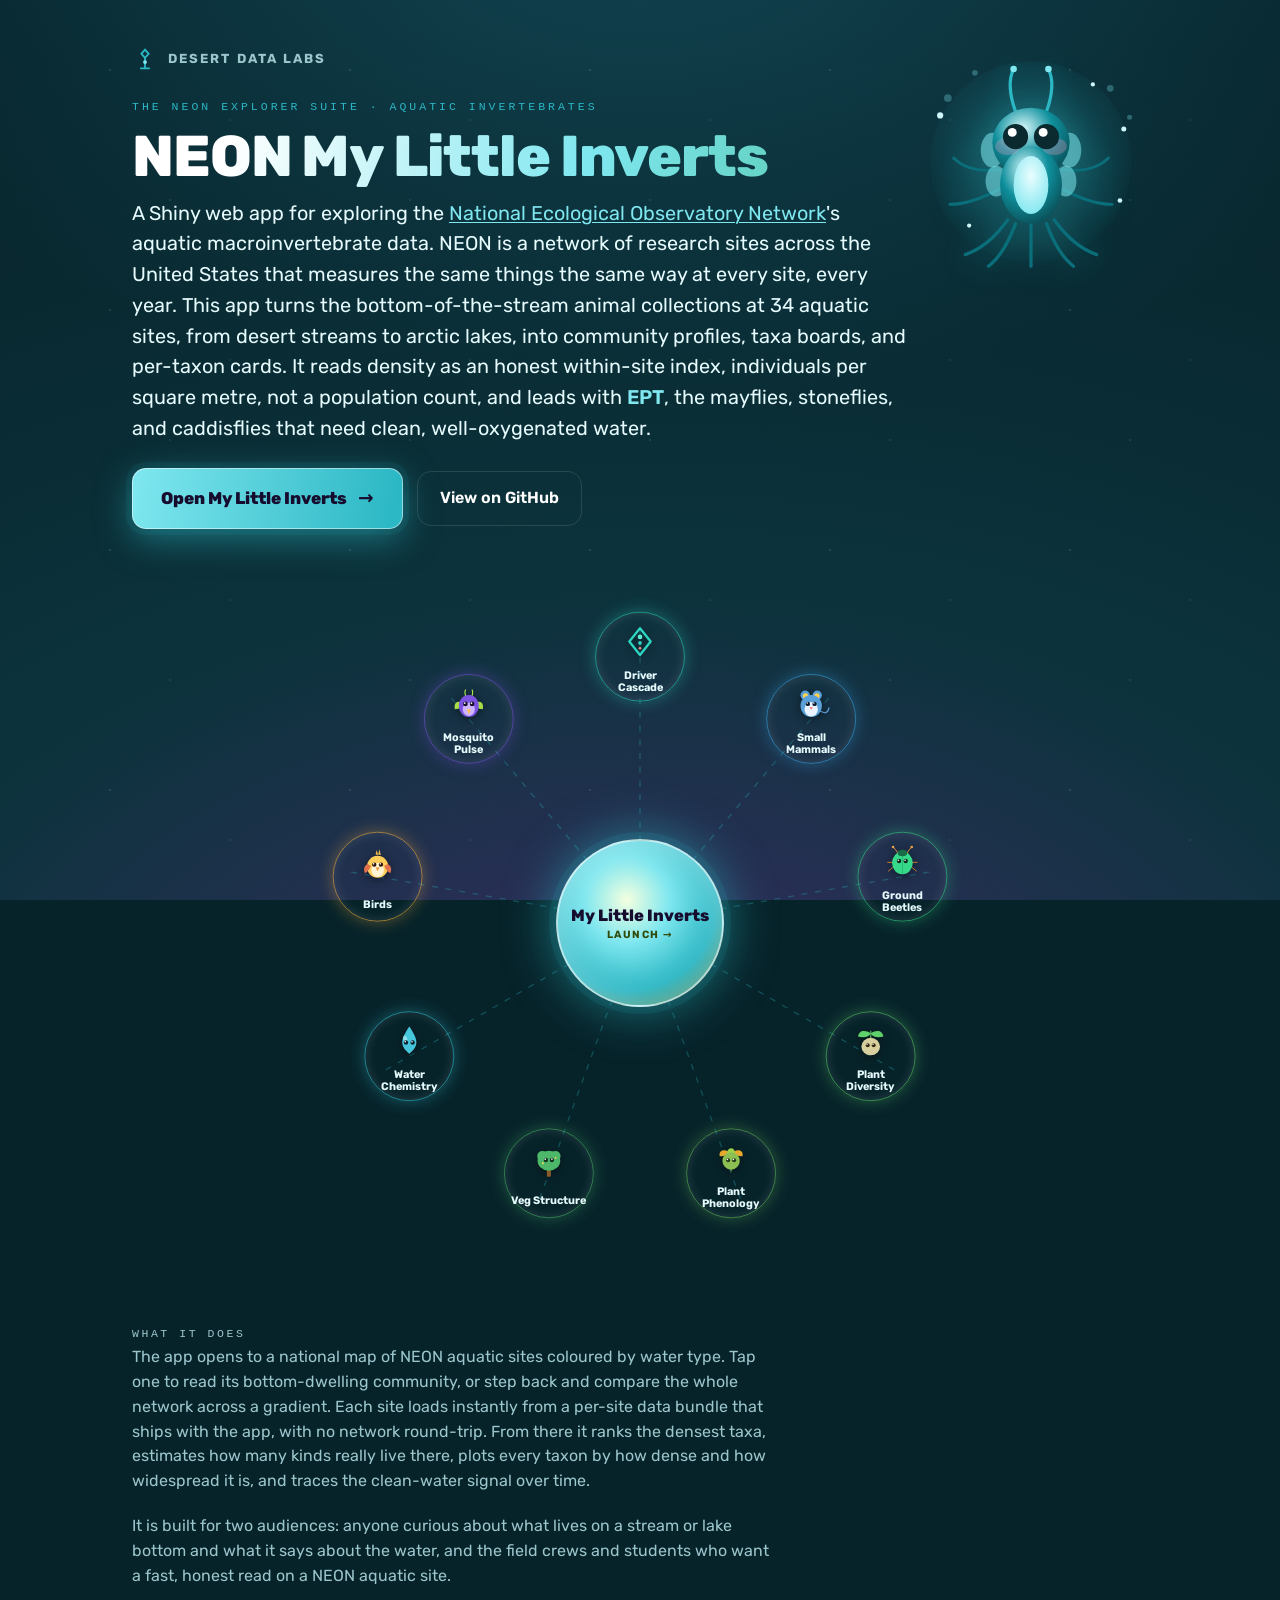
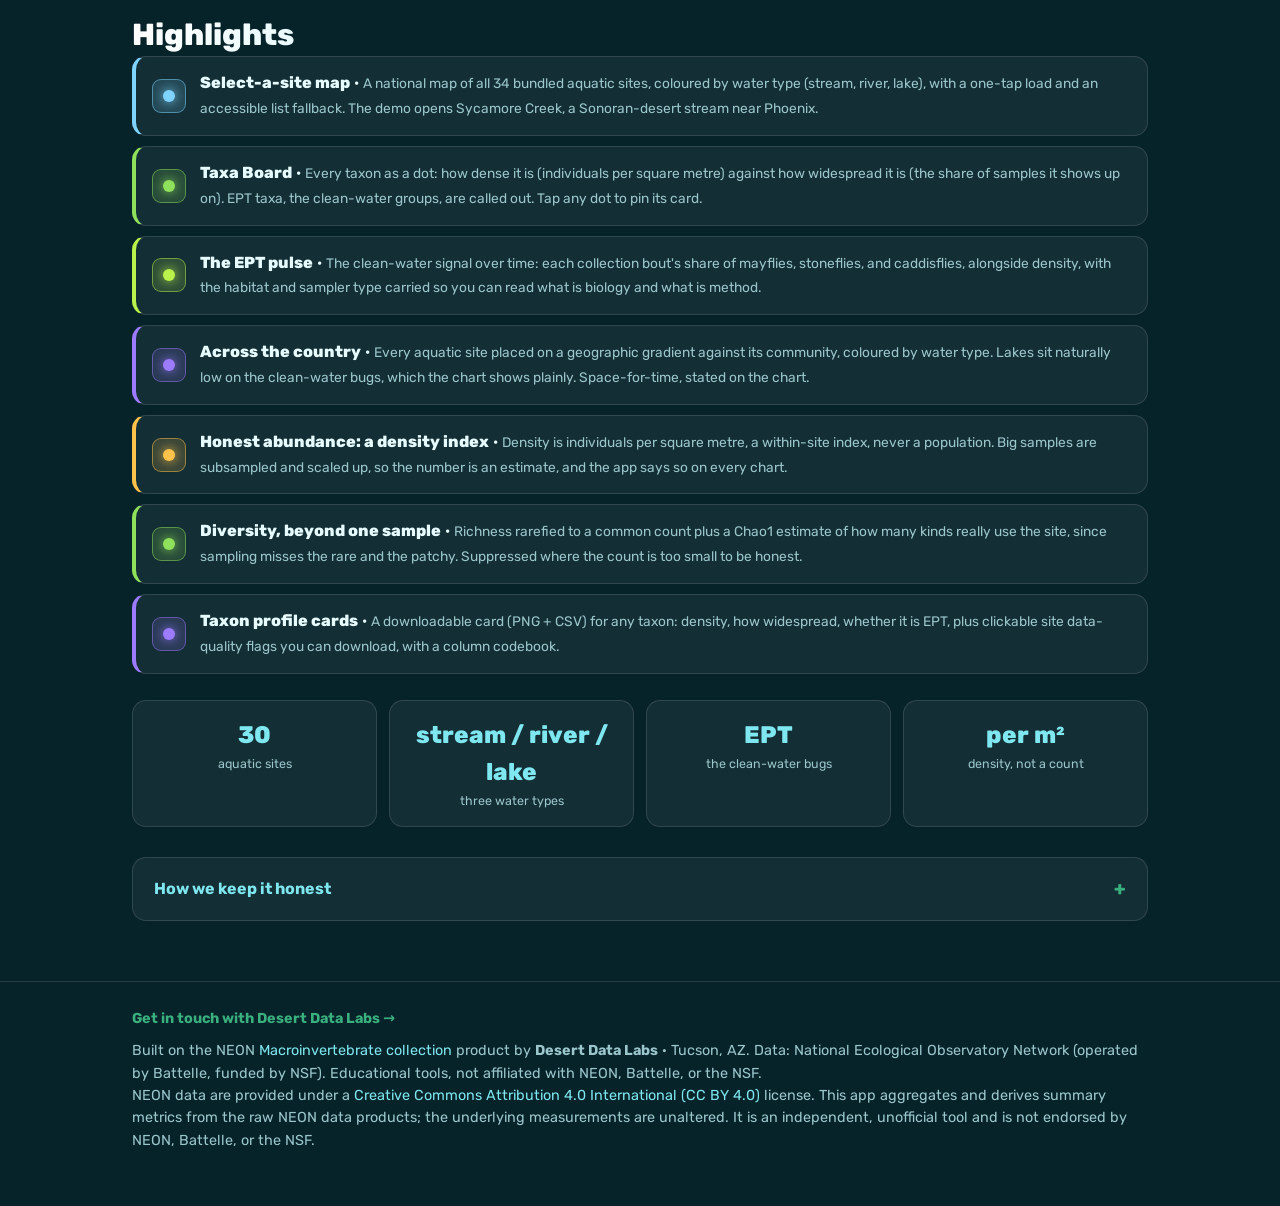
<file: docs/index.html>
<!DOCTYPE html>
<html lang="en">

<head>
  <meta charset="utf-8" />
  <meta name="viewport" content="width=device-width, initial-scale=1, viewport-fit=cover" />
  <title>NEON My Little Inverts · the Explorer Suite by Desert Data Labs</title>
  <meta name="description"
    content="Explore the little animals living on the bottom of NEON's streams, rivers, and lakes at 34 aquatic sites. See how dense the community is, how many kinds live there, and how big a share are the EPT bugs (mayflies, stoneflies, caddisflies) that need clean water." />
  <meta name="theme-color" content="#07232a" />

  <!-- Open Graph / social card. Absolute URLs = the GitHub Pages domain for this repo. -->
  <meta property="og:type" content="website" />
  <meta property="og:url" content="https://tgilbert14.github.io/NEON-My-Little-Inverts/" />
  <meta property="og:title" content="NEON My Little Inverts · Desert Data Labs" />
  <meta property="og:description"
    content="Explore the bottom-dwelling invertebrates at 34 NEON aquatic sites, from desert streams to arctic lakes, and read the clean-water signal they carry." />
  <meta property="og:image" content="https://tgilbert14.github.io/NEON-My-Little-Inverts/og-image.png" />
  <meta name="twitter:card" content="summary_large_image" />
  <meta name="twitter:title" content="NEON My Little Inverts · Desert Data Labs" />
  <meta name="twitter:description"
    content="Explore the bottom-dwelling invertebrates at 34 NEON aquatic sites, and the clean-water signal they carry." />
  <meta name="twitter:image" content="https://tgilbert14.github.io/NEON-My-Little-Inverts/og-image.png" />

  <link rel="preconnect" href="https://fonts.googleapis.com" />
  <link rel="preconnect" href="https://fonts.gstatic.com" crossorigin />
  <link href="https://fonts.googleapis.com/css2?family=Rubik:wght@400;500;600;700;800&display=swap" rel="stylesheet" />

  <!-- promote to JS layout before paint so there is no flash of the fallback list -->
  <script>document.documentElement.className += ' js';</script>

  <style>
    :root {
      /* ===== "Riffle & Teal" — the My Little Inverts accent (Vera) ===== */
      --bg-0:#07232a; --bg-1:#0c333c; --bg-2:#114451;          /* deep riffle-night teal */
      --teal:#2bb7c4; --teal-rgb:43,183,196; --bright:#7fe7ef;  /* "primary accent" = bright water-aqua */
      --coral:#39b07e; --coral-rgb:57,176,126;                  /* river-green secondary */
      --gold:#e0a13b; --gold-rgb:224,161,59;                    /* warm amber (the lake / confound note) */
      --ink:#e6fbfd; --dim:#9bc6cc; --line:rgba(255,255,255,.12); --card:rgba(255,255,255,.05);
      /* field-guide reading layer hues — the invert throughline: water -> bottom -> EPT -> diversity */
      --clim:#7fd4ff; --phen:#5fd0da; --prod:#2bb7c4; --cons:#e0a13b;
    }
    * { box-sizing: border-box }
    html,body { margin:0 }
    body {
      font-family: Rubik, system-ui, sans-serif; color: var(--ink); background: var(--bg-0);
      -webkit-font-smoothing: antialiased; line-height: 1.55; overflow-x:hidden;
    }
    h1,h2,h3 { font-family: Rubik, sans-serif; line-height: 1.12; margin:0; font-weight:800 }
    a { color: var(--bright); text-decoration:none }
    .wrap { max-width: 1060px; margin: 0 auto; padding: 0 22px; position:relative; z-index:2 }

    /* ---------- storm sky / drifting rain motes ---------- */
    .sky { position: fixed; inset:0; z-index:0; pointer-events:none; overflow:hidden;
      background:
        radial-gradient(120% 90% at 50% -8%, var(--bg-2), transparent 58%),
        radial-gradient(140% 120% at 50% 120%, #3a2c64 0%, var(--bg-1) 45%, var(--bg-0) 100%); }
    .sky::before { content:""; position:absolute; inset:-50%; opacity:.45;
      background-repeat:repeat; background-size:240px 240px;
      background-image:
        radial-gradient(1.4px 1.4px at 30px 40px, rgba(255,255,255,.5), transparent),
        radial-gradient(1.2px 1.2px at 150px 90px, rgba(127,231,239,.5), transparent),
        radial-gradient(1.5px 1.5px at 90px 170px, rgba(95,208,218,.5), transparent);
      animation: drift 140s linear infinite; }
    @keyframes drift { to { transform: translateY(240px) } }

    /* ---------- hero ---------- */
    .hero { position:relative; z-index:2; padding: 46px 0 6px }
    .brand { display:inline-flex; align-items:center; gap:10px; }
    .brand svg { width:26px; height:26px; overflow:visible }
    .brand .stroke { stroke:var(--teal); stroke-width:7; fill:none; stroke-linecap:round }
    .brand .pip { fill:var(--bright) }
    .brand b { font-weight:700; font-size:.82rem; letter-spacing:.16em; text-transform:uppercase; color:var(--dim) }
    .eyebrow { margin-top:18px; font-family: ui-monospace,Menlo,Consolas,monospace; font-size:.72rem;
      letter-spacing:.26em; text-transform:uppercase; color:var(--teal); }
    .hero h1 { font-size: clamp(2.2rem, 6vw, 3.6rem); margin:.5rem 0 .6rem; letter-spacing:-.02em;
      background:linear-gradient(100deg,#fff 10%, var(--bright) 45%, var(--coral) 95%);
      -webkit-background-clip:text; background-clip:text; color:transparent; }
    .lead { font-size: clamp(1.05rem,2.2vw,1.24rem); max-width:60ch; margin:0 0 24px; color:var(--ink) }
    .lead b { color:var(--bright); font-weight:600 }

    /* ---------- standout launch button (the one thing to click) ---------- */
    .cta-row { display:flex; flex-wrap:wrap; gap:14px; align-items:center }
    .launch {
      position:relative; display:inline-flex; align-items:center; gap:11px;
      font-weight:800; font-size:1.06rem; padding:15px 28px; border-radius:14px;
      color:#160c2e; border:1px solid rgba(255,255,255,.5); overflow:hidden; isolation:isolate;
      background:linear-gradient(100deg, var(--bright), var(--teal) 45%, #9ff0f6 80%, var(--bright));
      background-size:220% 100%;
      box-shadow:0 10px 34px rgba(var(--teal-rgb),.5), 0 0 0 6px rgba(var(--teal-rgb),.08);
      transition: transform .16s ease, box-shadow .25s ease;
      animation: ctaFlow 7s linear infinite;
    }
    @keyframes ctaFlow { to { background-position:220% 0 } }
    .launch::after { content:""; position:absolute; inset:0; z-index:-1; mix-blend-mode:soft-light;
      background:linear-gradient(120deg, transparent 30%, rgba(255,255,255,.75) 50%, transparent 70%);
      transform:translateX(-120%); transition:transform .6s ease; }
    .launch:hover { transform: translateY(-2px) scale(1.015);
      box-shadow:0 16px 46px rgba(var(--teal-rgb),.65), 0 0 0 6px rgba(var(--teal-rgb),.12) }
    .launch:hover::after { transform:translateX(120%) }
    .launch .arrow { font-size:1.1em; transition:transform .2s ease }
    .launch:hover .arrow { transform:translateX(4px) }
    .ghost { display:inline-flex; align-items:center; gap:8px; padding:14px 22px; border-radius:14px;
      color:#fff; border:1.5px solid var(--line); font-weight:600; transition:background .2s, border-color .2s }
    .ghost:hover { background:rgba(255,255,255,.07); border-color:rgba(var(--teal-rgb),.5) }
    .warm { font-size:.82rem; color:var(--dim); margin-top:14px; min-height:1.2em }

    /* ---------- the constellation (suite hub + signature motion) ---------- */
    .constel-sec { position:relative; z-index:2; padding: 26px 0 8px }
    .constel { position:relative; width:100%; max-width:680px; margin:0 auto;
      aspect-ratio:1/1; max-height:74vh; }
    .ctraces { position:absolute; inset:0; width:100%; height:100%; overflow:visible; z-index:1; pointer-events:none }
    .ctraces line { stroke:rgba(var(--teal-rgb),.5); stroke-width:1.4; stroke-linecap:round;
      stroke-dasharray:5 9; opacity:0; transition:opacity .5s ease; }
    .constel.lit .ctraces line { opacity:.6; animation: cascadeFlow 1.5s linear infinite; }
    @keyframes cascadeFlow { to { stroke-dashoffset:-28 } }    /* energy flows outward from the core */

    /* core = the launch */
    .ccore {
      position:absolute; left:50%; top:50%; transform:translate(-50%,-50%);
      z-index:4; width:var(--core,150px); height:var(--core,150px); --core:clamp(120px,21vmin,168px);
      display:grid; place-items:center; border-radius:50%; text-align:center; color:#160c2e; cursor:pointer;
      background:radial-gradient(circle at 42% 36%, #f4ffe0 0%, var(--bright) 30%, var(--teal) 64%, #3a5a0e 100%);
      border:2px solid rgba(255,255,255,.65);
      box-shadow:0 0 0 7px rgba(var(--teal-rgb),.10), 0 0 46px 6px rgba(var(--teal-rgb),.5), inset 0 0 30px rgba(255,255,255,.4);
      animation: corePulse 3.6s ease-in-out infinite;
    }
    @keyframes corePulse {
      0%,100% { box-shadow:0 0 0 7px rgba(var(--teal-rgb),.10), 0 0 46px 6px rgba(var(--teal-rgb),.5), inset 0 0 30px rgba(255,255,255,.4) }
      50% { box-shadow:0 0 0 12px rgba(var(--teal-rgb),.04), 0 0 66px 12px rgba(var(--teal-rgb),.62), inset 0 0 34px rgba(255,255,255,.5) }
    }
    .ccore:hover,.ccore:focus-visible { outline:none; transform:translate(-50%,-50%) scale(1.05) }
    .ccore .clabel { font-weight:800; font-size:clamp(.86rem,2vw,1.02rem); line-height:1.1; padding:0 .5rem }
    .ccore .csub { display:block; font-weight:700; font-size:.64em; letter-spacing:.14em; text-transform:uppercase;
      color:#2f4a0a; margin-top:.25rem }

    /* explorer nodes */
    .cnode { position:absolute; left:0; top:0; z-index:3;
      transform:translate(calc(var(--x,0px) - 50%), calc(var(--y,0px) - 50%)); }
    html.js .cnode { opacity:0 }
    .constel.lit .cnode { opacity:1 }
    .cnode-orb { display:grid; place-items:center; width:var(--ns,72px); height:var(--ns,72px); border-radius:50%;
      color:var(--ink); text-align:center; padding:6px;
      background:radial-gradient(circle at 38% 32%, rgba(255,255,255,.5), rgba(var(--h,184 242 74),.0) 60%), rgba(26,20,46,.85);
      border:1.5px solid rgba(var(--hc,var(--teal-rgb)),.6);
      box-shadow:0 0 16px rgba(var(--hc,var(--teal-rgb)),.35), inset 0 0 12px rgba(255,255,255,.12);
      transition: transform .22s cubic-bezier(.22,1,.36,1), box-shadow .22s ease, border-color .2s ease; }
    .constel.lit .cnode-orb { animation: bob 6s ease-in-out infinite; animation-delay: calc(var(--i,0) * -.5s) }
    @keyframes bob { 0%,100% { transform:translateY(0) } 50% { transform:translateY(-6px) } }
    .cnode:hover, .cnode:focus-visible { outline:none; z-index:9 }
    .cnode:hover .cnode-orb, .cnode:focus-visible .cnode-orb {
      transform:scale(1.16); border-color:#fff;
      box-shadow:0 0 28px rgba(var(--hc,var(--teal-rgb)),.7), inset 0 0 16px rgba(255,255,255,.22) }
    .cnode-dot { width:9px; height:9px; border-radius:50%; background:rgb(var(--hc,var(--teal-rgb)));
      box-shadow:0 0 10px rgb(var(--hc,var(--teal-rgb))) }
    .cnode-lab { font-size:.68rem; font-weight:700; line-height:1.05; margin-top:4px }
    .cnode-dot.has-critter { width:40px; height:40px; border-radius:0; background:none; box-shadow:none; }
    .cnode-dot.has-critter .mascot { width:100%; height:100%; display:block; filter:drop-shadow(0 2px 5px rgba(0,0,0,.45)); transition:transform .25s ease; }
    .cnode:hover .cnode-dot.has-critter .mascot, .cnode:focus-visible .cnode-dot.has-critter .mascot { transform:scale(1.18) rotate(-4deg); }
    html:not(.js) .cnode-dot.has-critter { width:28px; height:28px; }

    /* ---------- the "how it reads" band (what the field guide does) ---------- */
    .cascade-band { position:relative; z-index:2; margin: 30px 0 6px; padding:26px 0 }
    .kick { font-family: ui-monospace,Menlo,Consolas,monospace; font-size:.72rem; letter-spacing:.22em;
      text-transform:uppercase; color:var(--dim) }
    .cascade-band h2 { font-size:clamp(1.4rem,3.4vw,1.9rem); margin:.4rem 0 4px;
      background:linear-gradient(100deg,#fff, var(--bright)); -webkit-background-clip:text; background-clip:text; color:transparent }
    .cascade-band > .wrap > p { color:var(--dim); margin:0 0 20px; max-width:64ch }
    .flow { display:grid; gap:0 }
    .frung { position:relative; display:flex; align-items:center; gap:14px; padding:14px 16px; border-radius:14px;
      background:var(--card); border:1px solid var(--line); border-left:4px solid var(--lc); overflow:hidden }
    .frung + .frung { margin-top:10px }
    .frung::before { content:""; position:absolute; inset:0; pointer-events:none; opacity:.0;
      background:linear-gradient(100deg, transparent, rgba(var(--lrgb),.16), transparent); }
    .frung.pip-on::before { animation: pip 3.2s ease-in-out; }     /* energy pulse sweeps each rung in turn */
    @keyframes pip { 0%{opacity:0; transform:translateX(-30%)} 40%{opacity:1} 100%{opacity:0; transform:translateX(30%)} }
    .frung .fmark { width:34px; height:34px; flex:0 0 auto; border-radius:9px; position:relative;
      background:rgba(var(--lrgb),.16); border:1px solid rgba(var(--lrgb),.5) }
    .frung .fmark::after { content:""; position:absolute; inset:0; margin:auto; width:12px; height:12px; border-radius:50%;
      background:var(--lc); box-shadow:0 0 12px var(--lc) }
    .frung .ftxt b { font-weight:800; font-size:1rem } .frung .ftxt span { color:var(--dim); font-size:.86rem }
    .frung.r1 { --lc:#7fd4ff; --lrgb:127,212,255 }
    .frung.r2 { --lc:#8fe05a; --lrgb:143,224,90 }
    .frung.r3 { --lc:#b8f24a; --lrgb:184,242,74 }
    .frung.r4 { --lc:#9d7bff; --lrgb:157,123,255 }
    .frung.r5 { --lc:#ffc24a; --lrgb:255,194,74 }
    .frung.r6 { --lc:#8fe05a; --lrgb:143,224,90 }
    .frung.r7 { --lc:#9d7bff; --lrgb:157,123,255 }
    .cascade-band .hl-head { margin-top:30px }
    .lead a { color:var(--bright); text-decoration:underline; text-underline-offset:2px; text-decoration-thickness:1px }
    .farrow { color:rgba(255,255,255,.32); text-align:center; margin:2px 0 2px 17px; font-size:1.05rem }

    /* ---------- stats + about ---------- */
    .stats { display:grid; grid-template-columns:repeat(4,1fr); gap:12px; margin:26px 0 0; position:relative; z-index:2 }
    .stat { background:var(--card); border:1px solid var(--line); border-radius:14px; padding:16px 14px; text-align:center }
    .stat .n { font-weight:800; font-size:1.5rem; color:var(--bright) } .stat .l { font-size:.78rem; color:var(--dim) }
    details.more { margin:30px 0 0; border:1px solid var(--line); border-radius:14px; background:var(--card); overflow:hidden }
    details.more > summary { cursor:pointer; list-style:none; display:flex; align-items:center; justify-content:space-between;
      gap:1rem; padding:1rem 1.3rem; font-weight:700; color:var(--bright) }
    details.more > summary::-webkit-details-marker { display:none }
    details.more > summary::after { content:"+"; color:var(--coral); font-weight:800; font-size:1.2rem }
    details.more[open] > summary::after { content:"\2212" }
    details.more[open] { border-color:rgba(var(--teal-rgb),.4) }
    details.more .mbody { padding:0 1.3rem 1.2rem; color:var(--dim) }
    details.more .mbody b { color:var(--ink) }

    .placeholder-note { position:relative; z-index:2; margin:22px 0 0; display:flex; gap:10px; align-items:flex-start;
      background:rgba(var(--gold-rgb),.10); border:1px solid rgba(var(--gold-rgb),.4); border-radius:12px;
      padding:12px 15px; font-size:.86rem; color:#ffe9bd; line-height:1.5 }
    .placeholder-note b { color:#fff3d6 }
    .placeholder-note .pn-mark { color:var(--gold); font-weight:800; flex:none }

    footer { position:relative; z-index:2; border-top:1px solid var(--line); margin-top:34px; padding:26px 0 54px;
      color:var(--dim); font-size:.9rem }
    .cta-foot { display:inline-block; margin-bottom:10px; font-weight:700; color:var(--coral) }
    footer a { color:var(--bright) }

    @media (max-width:560px){ .stats { grid-template-columns:repeat(2,1fr) } .frung { margin-left:0 !important } }

    /* ---------- no-JS fallback: a plain reachable grid of the suite ---------- */
    html:not(.js) .ctraces, html:not(.js) .ccore .csub { display:none }
    html:not(.js) .constel { aspect-ratio:auto; max-width:100%; display:grid;
      grid-template-columns:repeat(2,1fr); gap:12px; padding:8px 0 }
    html:not(.js) .ccore { position:static; transform:none; width:auto; height:auto; border-radius:14px;
      grid-column:1/-1; padding:18px; animation:none }
    html:not(.js) .cnode { position:static; transform:none; opacity:1 }
    html:not(.js) .cnode-orb { width:auto; height:auto; flex-direction:row; gap:10px; border-radius:14px;
      padding:14px 16px; justify-content:flex-start; animation:none }
    html:not(.js) .cnode-lab { font-size:.95rem; margin-top:0 }

    /* ---------- digital mayfly nymph "Riffle" (top-right hero accent) ---------- */
    .flybird { position:absolute; top:-6px; right:-6px; width:clamp(150px,23vw,290px);
      z-index:-1; pointer-events:none; animation: cbBob 4.6s ease-in-out infinite; }
    .flybird svg { width:100%; height:auto; overflow:visible; display:block }
    .flybird .halo { transform-box:fill-box; transform-origin:center; animation: cbHalo 5s ease-in-out infinite }
    .flybird .bird { transform-box:fill-box; transform-origin:50% 70%;
      filter:drop-shadow(0 7px 14px rgba(7,35,42,.45)) drop-shadow(0 0 13px rgba(43,183,196,.45));
      animation: cbSquish 4.6s ease-in-out infinite }
    .flybird .eyes { transform-box:fill-box; transform-origin:center; animation: cbBlink 5.4s ease-in-out infinite }
    .flybird .wing-l { transform-box:fill-box; transform-origin:74% 16%; animation: cbFlutL 2.6s ease-in-out infinite }
    .flybird .wing-r { transform-box:fill-box; transform-origin:26% 16%; animation: cbFlutR 2.6s ease-in-out infinite }
    .flybird .spark { transform-box:fill-box; transform-origin:center; animation: cbTwinkle 3.2s ease-in-out infinite }
    .flybird .s2 { animation-delay:-1.1s } .flybird .s3 { animation-delay:-2.2s } .flybird .s4 { animation-delay:-.6s }
    @keyframes cbBob { 0%,100%{ transform:translateY(0) } 50%{ transform:translateY(-8px) } }
    @keyframes cbSquish { 0%,100%{ transform:scale(1,1) } 50%{ transform:scale(1.02,.98) } }
    @keyframes cbHalo { 0%,100%{ opacity:.4; transform:scale(1) } 50%{ opacity:.7; transform:scale(1.06) } }
    @keyframes cbBlink { 0%,88%,100%{ transform:scaleY(1) } 93%{ transform:scaleY(.08) } }
    @keyframes cbFlutL { 0%,100%{ transform:rotate(0deg) } 50%{ transform:rotate(-22deg) } }
    @keyframes cbFlutR { 0%,100%{ transform:rotate(0deg) } 50%{ transform:rotate(22deg) } }
    @keyframes cbTwinkle { 0%,100%{ opacity:.25; transform:scale(.7) } 50%{ opacity:1; transform:scale(1.2) } }
    @media (max-width:760px){ .flybird{ width:150px; top:-2px; right:-8px; opacity:.7 } }
    @media (max-width:430px){ .flybird{ display:none } }

    /* interactive: pointer-follow, 3D tilt, bashful tap-reaction */
    .flybird { pointer-events:auto; cursor:pointer }
    .flybird .tiltwrap { transition: transform .14s ease-out; transform-style:preserve-3d; will-change:transform }
    .flybird .eyes > circle { transition: transform .12s ease-out; transform: translate(var(--lx,0px), var(--ly,0px)) }
    .flybird.react .eyes { animation: cbShy .62s ease }
    .flybird.react .bird { animation: cbDuck .62s ease }
    .flybird.react .spark { animation: cbFlare .62s ease }
    @keyframes cbShy { 0%,100%{ transform:scaleY(1) } 16%,74%{ transform:scaleY(.1) } }
    @keyframes cbDuck { 0%,100%{ transform:scale(1,1) } 26%{ transform:translateY(4px) scale(1.07,.88) } 60%{ transform:scale(.97,1.04) } }
    @keyframes cbFlare { 0%,100%{ opacity:.5; transform:scale(1) } 40%{ opacity:1; transform:scale(2) } }

    @media (prefers-reduced-motion: reduce){
      .sky::before, .launch, .ccore, .constel.lit .cnode-orb, .constel.lit .ctraces line, .frung.pip-on::before { animation:none !important }
      .flybird, .flybird .halo, .flybird .bird, .flybird .eyes, .flybird .wing-l, .flybird .wing-r, .flybird .spark { animation:none !important }
      .flybird .tiltwrap, .flybird .eyes > circle { transition:none !important; transform:none !important }
      .launch::after { display:none }
    }
  </style>
</head>

<body>
  <div class="sky" aria-hidden="true"></div>

  <header class="hero">
    <div class="wrap">
      <div class="flybird" aria-hidden="true">
        <div class="tiltwrap">
        <svg viewBox="0 0 300 250">
          <defs>
            <radialGradient id="msHalo" cx="50%" cy="48%" r="55%">
              <stop offset="0%" stop-color="#7fe7ef" stop-opacity=".5" />
              <stop offset="46%" stop-color="#2bb7c4" stop-opacity=".22" />
              <stop offset="100%" stop-color="#2bb7c4" stop-opacity="0" />
            </radialGradient>
            <radialGradient id="msBody" cx="40%" cy="30%" r="74%">
              <stop offset="0%" stop-color="#d6f7fa" />
              <stop offset="52%" stop-color="#0e8f9c" />
              <stop offset="100%" stop-color="#0a4f57" />
            </radialGradient>
            <radialGradient id="msBelly" cx="50%" cy="34%" r="70%">
              <stop offset="0%" stop-color="#eafdff" />
              <stop offset="100%" stop-color="#7fe7ef" />
            </radialGradient>
          </defs>
          <circle class="halo" cx="150" cy="126" r="104" fill="url(#msHalo)" />
          <!-- faint rising bubbles behind (Riffle lives in clean, oxygenated water) -->
          <g fill="rgba(127,231,239,.30)">
            <circle cx="64" cy="60" r="4" /><circle cx="92" cy="34" r="3" /><circle cx="232" cy="50" r="3.5" /><circle cx="252" cy="80" r="2.6" />
          </g>
          <g class="bird">
            <!-- antennae -->
            <g stroke="#2bb7c4" stroke-width="3.4" stroke-linecap="round" fill="none">
              <path d="M134,74 Q124,46 132,30" /><path d="M166,74 Q176,46 168,30" />
              <circle cx="132" cy="30" r="3.4" fill="#7fe7ef" stroke="none" />
              <circle cx="168" cy="30" r="3.4" fill="#7fe7ef" stroke="none" />
            </g>
            <!-- three tails (cerci) — the mayfly-nymph signature -->
            <g stroke="#0a6f7a" stroke-width="3.4" stroke-linecap="round" fill="none">
              <path d="M126,186 q-20,28 -44,36" /><path d="M134,190 q-12,32 -28,44" />
              <path d="M174,186 q20,28 44,36" /><path d="M166,190 q12,32 28,44" />
              <path d="M150,190 q0,36 0,44" />
            </g>
            <!-- legs -->
            <g stroke="#0a6f7a" stroke-width="3" stroke-linecap="round" fill="none">
              <path d="M118,134 q-32,4 -48,-12" /><path d="M118,154 q-30,16 -52,16" />
              <path d="M182,134 q32,4 48,-12" /><path d="M182,154 q30,16 52,16" />
            </g>
            <!-- gill plates along the abdomen (faint teal frills) -->
            <g fill="#7fe7ef" fill-opacity=".55">
              <ellipse cx="110" cy="114" rx="12" ry="18" /><ellipse cx="190" cy="114" rx="12" ry="18" />
              <ellipse cx="114" cy="146" rx="11" ry="16" /><ellipse cx="186" cy="146" rx="11" ry="16" />
            </g>
            <!-- body (head + segmented abdomen) -->
            <ellipse cx="150" cy="106" rx="40" ry="36" fill="url(#msBody)" />
            <ellipse cx="150" cy="150" rx="32" ry="40" fill="url(#msBody)" />
            <ellipse cx="150" cy="150" rx="18" ry="30" fill="url(#msBelly)" />
            <!-- blush -->
            <g fill="#ff9ec4" opacity=".28">
              <ellipse cx="126" cy="110" rx="13" ry="9" /><ellipse cx="174" cy="110" rx="13" ry="9" />
            </g>
            <!-- eyes -->
            <g class="eyes">
              <circle cx="134" cy="100" r="13" fill="#0b2a30" />
              <circle cx="166" cy="100" r="13" fill="#0b2a30" />
              <circle cx="130.6" cy="95.6" r="4.6" fill="#ffffff" />
              <circle cx="162.6" cy="95.6" r="4.6" fill="#ffffff" />
            </g>
          </g>
          <g fill="#cdf7fb">
            <circle class="spark s1" cx="56" cy="78" r="3.2" />
            <circle class="spark s2" cx="246" cy="92" r="2.6" />
            <circle class="spark s3" cx="214" cy="46" r="2.2" />
            <circle class="spark s4" cx="86" cy="192" r="2.2" />
            <circle class="spark s2" cx="242" cy="166" r="2.4" />
          </g>
        </svg>
        </div>
      </div>
      <span class="brand">
        <svg viewBox="0 0 100 100" aria-hidden="true">
          <path class="stroke" d="M50 14 L64 30 L50 46 L36 30 Z" />
          <line class="stroke" x1="50" y1="46" x2="50" y2="86" />
          <line class="stroke" x1="34" y1="86" x2="66" y2="86" />
          <circle class="pip" cx="50" cy="62" r="7.5" />
        </svg>
        <b>Desert Data Labs</b>
      </span>

      <div class="eyebrow">The NEON Explorer Suite · Aquatic Invertebrates</div>
      <h1>NEON My Little Inverts</h1>
      <p class="lead">A Shiny web app for exploring the <a href="https://www.neonscience.org/" target="_blank" rel="noopener">National Ecological Observatory Network</a>'s aquatic macroinvertebrate data. NEON is a network of research sites across the United States that measures the same things the same way at every site, every year. This app turns the bottom-of-the-stream animal collections at 34 aquatic sites, from desert streams to arctic lakes, into community profiles, taxa boards, and per-taxon cards. It reads density as an honest within-site index, individuals per square metre, not a population count, and leads with <b>EPT</b>, the mayflies, stoneflies, and caddisflies that need clean, well-oxygenated water.</p>

      <div class="cta-row">
        <a id="launch" class="launch" href="https://019ef4fb-c6c4-7ddf-2667-7e1021b2ef10.share.connect.posit.cloud/">
          Open My Little Inverts <span class="arrow" aria-hidden="true">&rarr;</span>
        </a>
        <a class="ghost" href="https://github.com/tgilbert14/NEON-My-Little-Inverts" target="_blank" rel="noopener">View on GitHub</a>
      </div>
      <div class="warm" id="warm"></div>
    </div>
  </header>

  <!-- the suite, as a living constellation. The core launches this app; each node opens a sibling explorer. -->
  <section class="constel-sec" aria-label="The NEON Explorer Suite">
    <div class="wrap">
      <div class="constel is-noscript" data-constel style="--n:9;">
        <svg class="ctraces" viewBox="-340 -340 680 680" aria-hidden="true"><g data-traces></g></svg>

        <a class="ccore" data-core href="https://019ef4fb-c6c4-7ddf-2667-7e1021b2ef10.share.connect.posit.cloud/" aria-label="Launch the NEON My Little Inverts app">
          <span class="clabel">My Little Inverts<span class="csub">launch &rarr;</span></span>
        </a>

        <a class="cnode" style="--i:0; --hc:45,212,191" href="https://tgilbert14.github.io/NEON-Driver-Cascade/" aria-label="NEON Driver Cascade"><span class="cnode-orb"><span class="cnode-dot has-critter" aria-hidden="true"><svg class="mascot" viewBox="0 0 120 120" aria-hidden="true"><path d="M60,20 L92,60 L60,100 L28,60 Z" fill="none" stroke="#2dd4bf" stroke-width="7" stroke-linejoin="round"/><circle cx="60" cy="46" r="7" fill="#5eead4"/><circle cx="60" cy="64" r="5.5" fill="#2dd4bf"/><circle cx="60" cy="80" r="4" fill="#fb8a7e"/></svg></span><span class="cnode-lab">Driver Cascade</span></span></a>
        <a class="cnode" style="--i:1; --hc:56,168,232" href="https://tgilbert14.github.io/NEON-Small-Mammal-Tracker-App/" aria-label="NEON Small Mammal Tracker"><span class="cnode-orb"><span class="cnode-dot has-critter" aria-hidden="true"><svg class="mascot" viewBox="0 0 120 120"><g class="mascot-ear-l"><circle cx="42" cy="34" r="14" fill="#5aa0d8"/><circle cx="43" cy="36" r="8" fill="#ffd24a"/></g><g class="mascot-ear-r"><circle cx="78" cy="34" r="14" fill="#5aa0d8"/><circle cx="77" cy="36" r="8" fill="#ffd24a"/></g><path d="M88,82 Q110,94 113,72" fill="none" stroke="#5a93c8" stroke-width="4" stroke-linecap="round"/><ellipse cx="60" cy="66" rx="32" ry="33" fill="#5aa0d8"/><ellipse cx="60" cy="76" rx="20" ry="22" fill="#eaf2ff"/><path d="M55,70 Q60,68 65,70 Q62,77 60,77 Q58,77 55,70 Z" fill="#fb8a7e"/><g class="mascot-eyes"><circle cx="50" cy="60" r="6.5" fill="#0a1a2e"/><circle cx="70" cy="60" r="6.5" fill="#0a1a2e"/><circle cx="48" cy="57.5" r="2.4" fill="#fff"/><circle cx="68" cy="57.5" r="2.4" fill="#fff"/></g></svg></span><span class="cnode-lab">Small Mammals</span></span></a>
        <a class="cnode" style="--i:2; --hc:54,217,138" href="https://tgilbert14.github.io/NEON-Ground-Beetle-Tracker/" aria-label="NEON Ground Beetle Tracker"><span class="cnode-orb"><span class="cnode-dot has-critter" aria-hidden="true"><svg class="mascot" viewBox="0 0 120 120"><g class="mascot-ear-l"><path d="M50,40 Q40,22 32,16" fill="none" stroke="#d98a3c" stroke-width="3" stroke-linecap="round"/><circle cx="32" cy="16" r="4" fill="#e8a24a"/></g><g class="mascot-ear-r"><path d="M70,40 Q80,22 88,16" fill="none" stroke="#d98a3c" stroke-width="3" stroke-linecap="round"/><circle cx="88" cy="16" r="4" fill="#e8a24a"/></g><g stroke="#c47a2c" stroke-width="3" stroke-linecap="round"><path d="M30,62 L16,62"/><path d="M30,78 L18,88"/><path d="M90,62 L104,62"/><path d="M90,78 L102,88"/></g><ellipse cx="60" cy="64" rx="31" ry="34" fill="#36d98a"/><path d="M60,32 L60,96" stroke="#176b46" stroke-width="2" opacity=".5"/><ellipse cx="60" cy="34" rx="14" ry="10" fill="#176b46"/><g class="mascot-eyes"><circle cx="50" cy="58" r="6.5" fill="#0c2a1c"/><circle cx="70" cy="58" r="6.5" fill="#0c2a1c"/><circle cx="48" cy="55.5" r="2.4" fill="#fff"/><circle cx="68" cy="55.5" r="2.4" fill="#fff"/></g></svg></span><span class="cnode-lab">Ground Beetles</span></span></a>
        <a class="cnode" style="--i:3; --hc:95,209,106" href="https://tgilbert14.github.io/NEON-Plant-Diversity/" aria-label="NEON Plant Diversity"><span class="cnode-orb"><span class="cnode-dot has-critter" aria-hidden="true"><svg class="mascot" viewBox="0 0 120 120"><path d="M60,60 L60,30" stroke="#4aa050" stroke-width="4" stroke-linecap="round"/><g class="mascot-ear-l"><path d="M60,36 C40,24 24,30 22,46 C40,52 56,46 60,36 Z" fill="#5fd16a"/></g><g class="mascot-ear-r"><path d="M60,36 C80,24 96,30 98,46 C80,52 64,46 60,36 Z" fill="#5fd16a"/></g><ellipse cx="60" cy="76" rx="28" ry="26" fill="#d8cf9e"/><g class="mascot-eyes"><circle cx="51" cy="72" r="6" fill="#3a2a12"/><circle cx="69" cy="72" r="6" fill="#3a2a12"/><circle cx="49" cy="69.5" r="2.2" fill="#fff"/><circle cx="67" cy="69.5" r="2.2" fill="#fff"/></g></svg></span><span class="cnode-lab">Plant Diversity</span></span></a>
        <a class="cnode" style="--i:4; --hc:106,191,90" href="https://tgilbert14.github.io/NEON-Plant-Phenology-Explorer/" aria-label="NEON Plant Phenology"><span class="cnode-orb"><span class="cnode-dot has-critter" aria-hidden="true"><svg class="mascot" viewBox="0 0 120 120"><path d="M60,98 L60,64" stroke="#5a9a3a" stroke-width="4" stroke-linecap="round"/><g class="mascot-ear-l"><path d="M52,40 C34,30 22,40 26,54 C42,54 52,48 52,40 Z" fill="#e6a92e"/></g><g class="mascot-ear-r"><path d="M68,40 C86,30 98,40 94,54 C78,54 68,48 68,40 Z" fill="#e6a92e"/></g><path d="M60,30 C48,30 44,46 52,58 L68,58 C76,46 72,30 60,30 Z" fill="#9bd24a"/><ellipse cx="60" cy="68" rx="26" ry="26" fill="#8cbf52"/><g class="mascot-eyes"><circle cx="51" cy="66" r="6" fill="#243a16"/><circle cx="69" cy="66" r="6" fill="#243a16"/><circle cx="49" cy="63.5" r="2.2" fill="#fff"/><circle cx="67" cy="63.5" r="2.2" fill="#fff"/></g></svg></span><span class="cnode-lab">Plant Phenology</span></span></a>
        <a class="cnode" style="--i:5; --hc:78,184,106" href="https://tgilbert14.github.io/NEON-Vegetation-Structure-Explorer/" aria-label="NEON Vegetation Structure"><span class="cnode-orb"><span class="cnode-dot has-critter" aria-hidden="true"><svg class="mascot" viewBox="0 0 120 120"><rect x="54" y="80" width="12" height="26" rx="3" fill="#8a5a2b"/><g class="mascot-ear-l"><circle cx="40" cy="44" r="15" fill="#4eb86a"/></g><g class="mascot-ear-r"><circle cx="80" cy="44" r="15" fill="#4eb86a"/></g><ellipse cx="60" cy="58" rx="34" ry="30" fill="#4eb86a"/><circle cx="42" cy="66" r="3" fill="#ffd24a"/><circle cx="80" cy="50" r="2.6" fill="#ffd24a"/><g class="mascot-eyes"><circle cx="51" cy="56" r="6.5" fill="#11331f"/><circle cx="69" cy="56" r="6.5" fill="#11331f"/><circle cx="49" cy="53.5" r="2.4" fill="#fff"/><circle cx="69" cy="53.5" r="2.4" fill="#fff"/></g></svg></span><span class="cnode-lab">Veg Structure</span></span></a>
        <a class="cnode" style="--i:6; --hc:52,198,216" href="https://tgilbert14.github.io/NEON-WaterChemistry-Analyte-Viewer-App/" aria-label="NEON Water Chemistry"><span class="cnode-orb"><span class="cnode-dot has-critter" aria-hidden="true"><svg class="mascot" viewBox="0 0 120 120"><path d="M60,16 C36,52 28,72 60,98 C92,72 84,52 60,16 Z" fill="#46c6da"/><ellipse cx="48" cy="54" rx="6" ry="11" fill="#fff" opacity=".4" transform="rotate(-18 48 54)"/><g class="mascot-eyes"><circle cx="50" cy="64" r="6.5" fill="#0a2230"/><circle cx="70" cy="64" r="6.5" fill="#0a2230"/><circle cx="48" cy="61.5" r="2.4" fill="#fff"/><circle cx="68" cy="61.5" r="2.4" fill="#fff"/></g></svg></span><span class="cnode-lab">Water Chemistry</span></span></a>
        <a class="cnode" style="--i:7; --hc:245,177,63" href="https://tgilbert14.github.io/NEON-Breeding-Birds/" aria-label="NEON Breeding Birds"><span class="cnode-orb"><span class="cnode-dot has-critter" aria-hidden="true"><svg class="mascot" viewBox="0 0 120 120"><g fill="#f0b94a"><path d="M54,30 L57,16 L62,30 Z"/><path d="M62,30 L65,14 L70,30 Z"/></g><ellipse cx="60" cy="66" rx="32" ry="33" fill="#ffce5a"/><ellipse cx="60" cy="76" rx="19" ry="21" fill="#fff3d6"/><g class="mascot-ear-l"><path d="M30,58 Q14,66 22,86 Q34,80 40,64 Z" fill="#e0714a"/></g><g class="mascot-ear-r"><path d="M90,58 Q106,66 98,86 Q86,80 80,64 Z" fill="#e0714a"/></g><path d="M54,68 L66,68 L60,80 Z" fill="#f0993a"/><g class="mascot-eyes"><circle cx="50" cy="60" r="6.5" fill="#2a160a"/><circle cx="70" cy="60" r="6.5" fill="#2a160a"/><circle cx="48" cy="57.5" r="2.4" fill="#fff"/><circle cx="68" cy="57.5" r="2.4" fill="#fff"/></g></svg></span><span class="cnode-lab">Birds</span></span></a>
        <a class="cnode" style="--i:8; --hc:124,82,224" href="https://tgilbert14.github.io/NEON-Mosquito-Pulse/" aria-label="NEON Mosquito Pulse"><span class="cnode-orb"><span class="cnode-dot has-critter" aria-hidden="true"><svg class="mascot" viewBox="0 0 120 120"><g stroke="#b8f24a" stroke-width="3.2" stroke-linecap="round" fill="none"><path d="M52,40 Q46,26 50,18"/><path d="M68,40 Q74,26 70,18"/></g><g class="mascot-ear-l"><path d="M34,54 Q14,52 18,76 Q40,74 48,60 Z" fill="#b8f24a" fill-opacity=".9"/></g><g class="mascot-ear-r"><path d="M86,54 Q106,52 102,76 Q80,74 72,60 Z" fill="#b8f24a" fill-opacity=".9"/></g><ellipse cx="60" cy="66" rx="30" ry="33" fill="#7c52e0"/><ellipse cx="60" cy="76" rx="18" ry="20" fill="#cdb6ff"/><path d="M54,76 L66,76 L60,92 Z" fill="#ffc24a"/><g class="mascot-eyes"><circle cx="50" cy="60" r="7" fill="#1a1030"/><circle cx="70" cy="60" r="7" fill="#1a1030"/><circle cx="48" cy="57.5" r="2.6" fill="#fff"/><circle cx="68" cy="57.5" r="2.6" fill="#fff"/></g></svg></span><span class="cnode-lab">Mosquito Pulse</span></span></a>
      </div>
    </div>
  </section>

  <!-- how it reads: pick a site -> the board -> the pulse -> the gradient -->
  <section class="cascade-band">
    <div class="wrap">
      <span class="kick">What it does</span>
      <p>The app opens to a national map of NEON aquatic sites coloured by water type. Tap one to read its bottom-dwelling community, or step back and compare the whole network across a gradient. Each site loads instantly from a per-site data bundle that ships with the app, with no network round-trip. From there it ranks the densest taxa, estimates how many kinds really live there, plots every taxon by how dense and how widespread it is, and traces the clean-water signal over time.</p>
      <p>It is built for two audiences: anyone curious about what lives on a stream or lake bottom and what it says about the water, and the field crews and students who want a fast, honest read on a NEON aquatic site.</p>

      <h2 class="hl-head">Highlights</h2>
      <div class="flow" data-flow>
        <div class="frung r1"><span class="fmark"></span><span class="ftxt"><b>Select-a-site map</b> &middot; <span>A national map of all 34 bundled aquatic sites, coloured by water type (stream, river, lake), with a one-tap load and an accessible list fallback. The demo opens Sycamore Creek, a Sonoran-desert stream near Phoenix.</span></span></div>
        <div class="frung r2"><span class="fmark"></span><span class="ftxt"><b>Taxa Board</b> &middot; <span>Every taxon as a dot: how dense it is (individuals per square metre) against how widespread it is (the share of samples it shows up on). EPT taxa, the clean-water groups, are called out. Tap any dot to pin its card.</span></span></div>
        <div class="frung r3"><span class="fmark"></span><span class="ftxt"><b>The EPT pulse</b> &middot; <span>The clean-water signal over time: each collection bout's share of mayflies, stoneflies, and caddisflies, alongside density, with the habitat and sampler type carried so you can read what is biology and what is method.</span></span></div>
        <div class="frung r4"><span class="fmark"></span><span class="ftxt"><b>Across the country</b> &middot; <span>Every aquatic site placed on a geographic gradient against its community, coloured by water type. Lakes sit naturally low on the clean-water bugs, which the chart shows plainly. Space-for-time, stated on the chart.</span></span></div>
        <div class="frung r5"><span class="fmark"></span><span class="ftxt"><b>Honest abundance: a density index</b> &middot; <span>Density is individuals per square metre, a within-site index, never a population. Big samples are subsampled and scaled up, so the number is an estimate, and the app says so on every chart.</span></span></div>
        <div class="frung r6"><span class="fmark"></span><span class="ftxt"><b>Diversity, beyond one sample</b> &middot; <span>Richness rarefied to a common count plus a Chao1 estimate of how many kinds really use the site, since sampling misses the rare and the patchy. Suppressed where the count is too small to be honest.</span></span></div>
        <div class="frung r7"><span class="fmark"></span><span class="ftxt"><b>Taxon profile cards</b> &middot; <span>A downloadable card (PNG + CSV) for any taxon: density, how widespread, whether it is EPT, plus clickable site data-quality flags you can download, with a column codebook.</span></span></div>
      </div>

      <div class="stats">
        <div class="stat"><div class="n">34</div><div class="l">aquatic sites</div></div>
        <div class="stat"><div class="n">stream / river / lake</div><div class="l">three water types</div></div>
        <div class="stat"><div class="n">EPT</div><div class="l">the clean-water bugs</div></div>
        <div class="stat"><div class="n">per m²</div><div class="l">density, not a count</div></div>
      </div>

      <details class="more">
        <summary>How we keep it honest</summary>
        <div class="mbody">
          Every chart says how its number was made. When we show how abundant a taxon is, that is a
          <b>density</b> (individuals per square metre), not a population, because a benthic sample covers a
          known patch of bottom and is then scaled up from the fraction NEON sorted. Comparisons are valid
          within one site, within a habitat and a sampler type; different samplers and habitats are not
          directly comparable. Counts of how many kinds live at a site are standardized so a bigger sample is
          not credited with extra taxa just for being bigger, and they are suppressed where the count is too
          small to estimate honestly. The EPT share, the mayflies, stoneflies, and caddisflies, is a
          descriptive clean-water signal, never a pass/fail score, a good/fair/poor rating, or an
          aquatic-life-use call: NEON sites have no calibrated reference condition. Lakes are naturally
          EPT-poor, so a low share at a lake is the ecosystem, not impairment. When we compare sites across
          the country, we are comparing 34 different places watched at the same time, not one place changing,
          so the patterns are a starting point for questions, not proof of cause.
          <b>This is a tool for learning and exploring. It is not affiliated with NEON, Battelle, or the NSF.</b>
        </div>
      </details>
    </div>
  </section>

  <footer>
    <div class="wrap">
      <a class="cta-foot" href="mailto:desertdatalabs@gmail.com?subject=NEON%20My%20Little%20Inverts">Get in touch with Desert Data Labs →</a><br>
      Built on the NEON <a href="https://data.neonscience.org/data-products/DP1.20120.001" target="_blank"
        rel="noopener">Macroinvertebrate collection</a> product by <b>Desert Data Labs</b> &middot; Tucson, AZ.
      Data: National Ecological Observatory Network (operated by Battelle, funded by NSF). Educational tools,
      not affiliated with NEON, Battelle, or the NSF.
      <br>NEON data are provided under a <a href="https://creativecommons.org/licenses/by/4.0/" target="_blank" rel="noopener">Creative Commons Attribution 4.0 International (CC BY 4.0)</a> license. This app aggregates and derives summary metrics from the raw NEON data products; the underlying measurements are unaltered. It is an independent, unofficial tool and is not endorsed by NEON, Battelle, or the NSF.
    </div>
  </footer>

  <script>
    // ---- this app (Connect Cloud share URL); pre-warm on load ----
    // OWNER: replace with the live *.share.connect.posit.cloud app URL once the
    // Connect Cloud app is created from this repo (the one-time dashboard step).
    var APP_URL = "https://019ef4fb-c6c4-7ddf-2667-7e1021b2ef10.share.connect.posit.cloud/";
    (function () {
      var launch = document.getElementById("launch");
      var warm = document.getElementById("warm");
      if (launch) launch.href = APP_URL;
      try {
        if (warm) warm.textContent = "Warming up the app…";
        var ctrl = (typeof AbortController !== "undefined") ? new AbortController() : null;
        var killer = ctrl ? setTimeout(function () { ctrl.abort(); }, 8000) : null;
        // no-cors gives an opaque response that resolves even for a 404 / parked page,
        // so we CANNOT honestly say "ready" — just pre-warm the connection and clear the note.
        fetch(APP_URL, { mode: "no-cors", cache: "no-store", signal: ctrl ? ctrl.signal : undefined })
          .then(function () { if (warm) warm.textContent = ""; })
          .catch(function () { if (warm) warm.textContent = ""; })
          .finally(function () { if (killer) clearTimeout(killer); });
      } catch (e) {}
    })();

    // ---- the constellation: lay the explorers on a ring, draw energy traces ----
    (function () {
      var root = document.querySelector("[data-constel]");
      if (!root) return;
      var nodes = Array.prototype.slice.call(root.querySelectorAll(".cnode"));
      var tracesG = root.querySelector("[data-traces]");
      var reduce = window.matchMedia("(prefers-reduced-motion: reduce)").matches;
      root.classList.remove("is-noscript");

      var n = nodes.length, TR = 300; // trace viewBox radius
      // build a trace from center to each node
      if (tracesG) {
        var frag = document.createDocumentFragment();
        for (var i = 0; i < n; i++) {
          var th = (i * (360 / n) - 90) * Math.PI / 180;
          var ln = document.createElementNS("http://www.w3.org/2000/svg", "line");
          ln.setAttribute("x1", "0"); ln.setAttribute("y1", "0");
          ln.setAttribute("x2", (Math.cos(th) * TR).toFixed(1));
          ln.setAttribute("y2", (Math.sin(th) * TR).toFixed(1));
          frag.appendChild(ln);
        }
        tracesG.appendChild(frag);
      }

      function place(landed) {
        var r = root.getBoundingClientRect();
        var cx = r.width / 2, cy = r.height / 2;
        var unit = Math.min(r.width, r.height);
        var rad = unit * 0.40, ns = Math.max(58, unit * 0.135);
        nodes.forEach(function (nd, i) {
          nd.style.setProperty("--ns", ns.toFixed(0) + "px");
          var th = (i * (360 / n) - 90) * Math.PI / 180;
          var f = landed ? 1 : 0.18;            // start near the core, fly out on land
          nd.style.setProperty("--x", (cx + Math.cos(th) * rad * f).toFixed(1) + "px");
          nd.style.setProperty("--y", (cy + Math.sin(th) * rad * f).toFixed(1) + "px");
        });
      }

      place(false);
      // light it up (fly the nodes out + start the energy flow) after a beat
      function lite() { place(true); root.classList.add("lit"); }
      if (reduce) { lite(); }
      else { requestAnimationFrame(function () { requestAnimationFrame(lite); }); setTimeout(lite, 400); }

      var rt;
      window.addEventListener("resize", function () {
        clearTimeout(rt); rt = setTimeout(function () { place(root.classList.contains("lit")); }, 120);
      }, { passive: true });
    })();

    // ---- the reading flow: pulse each rung in turn ----
    (function () {
      var rungs = Array.prototype.slice.call(document.querySelectorAll("[data-flow] .frung"));
      if (!rungs.length || window.matchMedia("(prefers-reduced-motion: reduce)").matches) return;
      var i = 0;
      setInterval(function () {
        rungs.forEach(function (r) { r.classList.remove("pip-on"); });
        var el = rungs[i % rungs.length];
        void el.offsetWidth; el.classList.add("pip-on");
        i++;
      }, 1800);
    })();
  </script>
  <script>
  (function(){
    var reduce = matchMedia('(prefers-reduced-motion: reduce)').matches;
    var fb = document.querySelector('.flybird');
    if(fb){
      var tilt = fb.querySelector('.tiltwrap');
      if(!reduce){
        window.addEventListener('pointermove', function(e){
          var r = fb.getBoundingClientRect();
          var cx = r.left + r.width/2, cy = r.top + r.height*0.42;
          var dx = Math.max(-1,Math.min(1,(e.clientX-cx)/240));
          var dy = Math.max(-1,Math.min(1,(e.clientY-cy)/240));
          if(tilt) tilt.style.transform = 'perspective(640px) rotateY('+(dx*9).toFixed(1)+'deg) rotateX('+(-dy*7).toFixed(1)+'deg)';
          fb.style.setProperty('--lx',(dx*2.6).toFixed(1)+'px');
          fb.style.setProperty('--ly',(dy*2.1).toFixed(1)+'px');
        }, {passive:true});
      }
      fb.addEventListener('pointerdown', function(){
        fb.classList.remove('react'); void fb.offsetWidth; fb.classList.add('react');
        setTimeout(function(){ fb.classList.remove('react'); }, 680);
      });
    }
    var nums = document.querySelectorAll('.stat .n');
    if(nums.length && 'IntersectionObserver' in window){
      var run = function(el){
        var raw0 = el.textContent.trim(), pre='';
        if(raw0.charAt(0)==='~'||raw0.charAt(0)==='≈'){ pre=raw0.charAt(0); raw0=raw0.slice(1); }
        var i=0, np='';
        while(i<raw0.length){ var c=raw0.charAt(i); if((c>='0'&&c<='9')||c===','||c==='.'){ np+=c; i++; } else break; }
        if(!np || reduce) return;
        var rest = raw0.slice(i), full = el.textContent.trim();
        var target = parseFloat(np.replace(/,/g,'')); if(!isFinite(target)) return;
        var hasComma = np.indexOf(',')>=0, dec=(np.split('.')[1]||'').length;
        var dur=950, t0=performance.now();
        function fmt(v){ var s = dec? v.toFixed(dec) : (hasComma? Math.round(v).toLocaleString() : String(Math.round(v))); return pre+s+rest; }
        function tick(now){ var t=Math.min(1,(now-t0)/dur), e=1-Math.pow(1-t,3); el.textContent=fmt(target*e); if(t<1) requestAnimationFrame(tick); else el.textContent=full; }
        el.textContent=fmt(0); requestAnimationFrame(tick);
      };
      var io = new IntersectionObserver(function(es){ es.forEach(function(en){ if(en.isIntersecting){ io.unobserve(en.target); run(en.target); } }); }, {threshold:.5});
      nums.forEach(function(n){ io.observe(n); });
    }
  })();
  </script>
</body>

</html>
</file>
